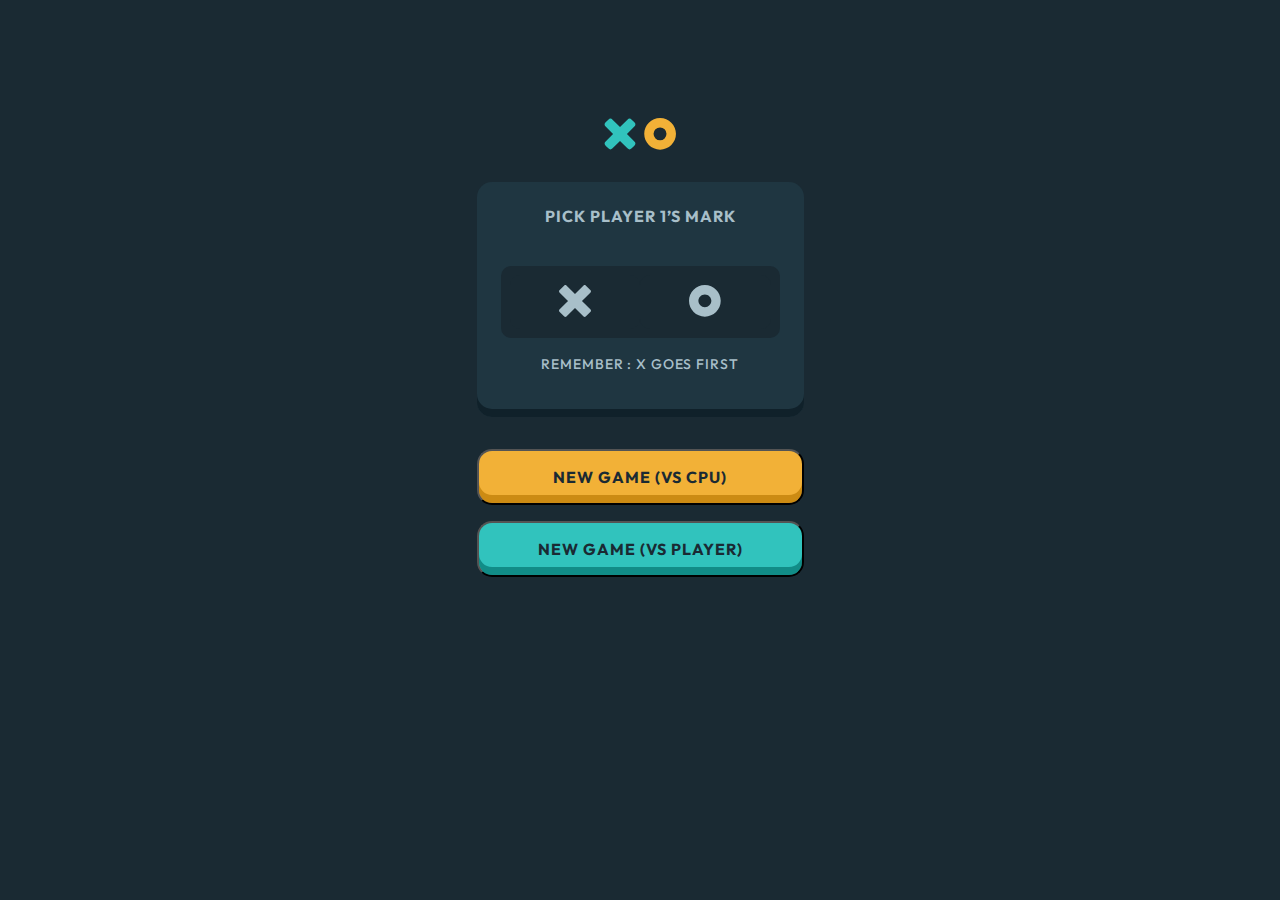
<file: index.html>
<!DOCTYPE html>
<html lang="en">
<head>
    <meta charset="UTF-8">
    <meta http-equiv="X-UA-Compatible" content="IE=edge">
    <meta name="viewport" content="width=device-width, initial-scale=1.0">
    <link rel="stylesheet" href="styles.css">
    <title>Tic Tac Toe</title>
</head>
<body>
    
   <div class="logo"><img src="./assets/logo.svg"/></div> 

   <div class="window">
    <h3 class="pickMarks">PICK PLAYER 1’S MARK</h3>
    <div class="markBox"> 
        <button  onclick="choose1()" class="button-x"><svg  class="svg-X" width="32" height="32" viewBox="0 0 32 32" fill="none" xmlns="http://www.w3.org/2000/svg">
            <path fill-rule="evenodd" clip-rule="evenodd" d="M31.5569 5.28973L26.7103 0.443061C26.1195 -0.147687 25.1617 -0.147687 24.571 0.443061L16 9.01404L7.42902 0.443061C6.83827 -0.147687 5.88048 -0.147687 5.28973 0.443061L0.443061 5.28973C-0.147687 5.88048 -0.147687 6.83827 0.443061 7.42902L9.01404 16L0.443061 24.571C-0.147687 25.1617 -0.147687 26.1195 0.443061 26.7103L5.28973 31.5569C5.88048 32.1477 6.83827 32.1477 7.42902 31.5569L16 22.986L24.571 31.5569C25.1617 32.1477 26.1195 32.1477 26.7103 31.5569L31.5569 26.7103C32.1477 26.1195 32.1477 25.1617 31.5569 24.571L22.986 16L31.5569 7.42902C32.1477 6.83827 32.1477 5.88048 31.5569 5.28973Z" fill="#A8BFC9"/>
            </svg>
            </button> 
       <button onclick="choose2()" class="button-o"><svg  class="svg-O" width="32" height="32" viewBox="0 0 32 32" fill="none" xmlns="http://www.w3.org/2000/svg">
        <path fill-rule="evenodd" clip-rule="evenodd" d="M31.7412 15.8706C31.7412 7.10551 24.6357 0 15.8706 0C7.10551 0 0 7.10551 0 15.8706C0 24.6357 7.10551 31.7412 15.8706 31.7412C24.6357 31.7412 31.7412 24.6357 31.7412 15.8706ZM9.4048 15.8706C9.4048 12.2996 12.2996 9.4048 15.8706 9.4048C19.4416 9.4048 22.3364 12.2996 22.3364 15.8706C22.3364 19.4416 19.4416 22.3364 15.8706 22.3364C12.2996 22.3364 9.4048 19.4416 9.4048 15.8706Z" fill="#A8BFC9"
        
        />
        </svg>
        </button>
    </div>
        
    <h3 class="rememberNote">REMEMBER : X GOES FIRST</h3>
   </div>

   <a href="newGame.html"><button class="buttonStyle button1">NEW GAME (VS CPU)</button></a>
   <button class="buttonStyle button2">NEW GAME  (VS PLAYER)</button>

   <script src="script.js"></script>
</body>
</html>
</file>
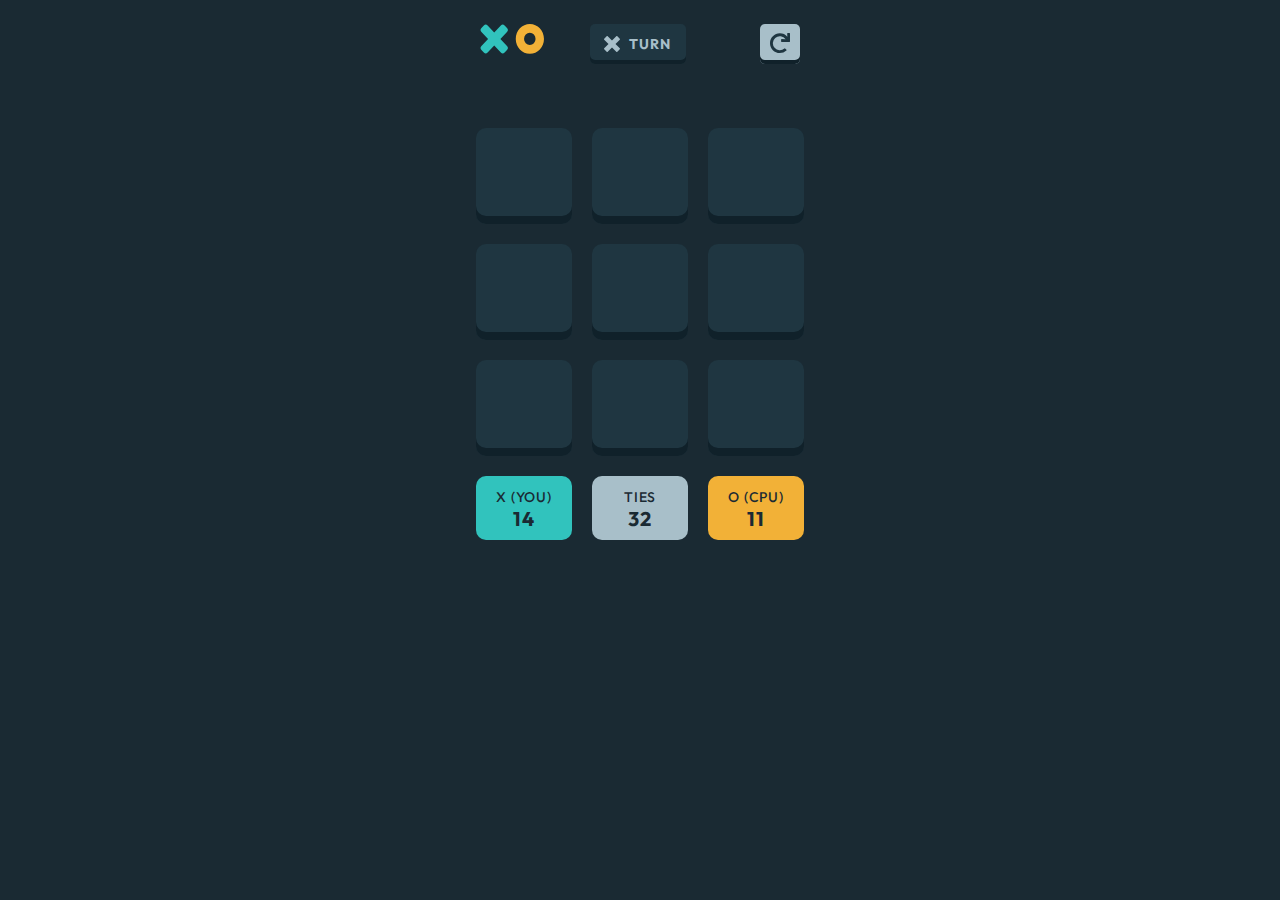
<file: newGame.html>
<!DOCTYPE html>
<html lang="en">
<head>
    <meta charset="UTF-8">
    <meta http-equiv="X-UA-Compatible" content="IE=edge">
    <meta name="viewport" content="width=device-width, initial-scale=1.0">
    <title>Tic Tac Toe New Game </title>
    <link rel="stylesheet" href="newGame.css"/>
</head>
<body>
    <header >
        <img  class="header-logo" src="./assets/logo.svg"/>
        <button class="turn-button"><img src="./assets/Combined Shape Copy 2 (1).svg"/>
            <p class="header-text">TURN</p>
        </button>
        <button class="restart-button"><img src="./assets/icon-restart.svg"/></button>
    </header>
    <main>
        <div class="game-buttons">
            <button class="one-button"></button>
            <button class="one-button"></button>
            <button class="one-button"></button>

            <button class="one-button"></button>
            <button class="one-button"></button>
            <button class="one-button"></button>

            <button class="one-button"></button>
            <button class="one-button"></button>
            <button class="one-button"></button>
        </div>

        <div class="score-buttons">
            <button class="blue">
                <p class="score-text-style">X (YOU)</p>
                <p class="score-number-style">14</p>
            <button class="grey">
                <p class="score-text-style">TIES</p>
                <p class="score-number-style">32</p>
            </button>
            <button class="yellow">
                <p class="score-text-style">O (CPU)</p>
                <p class="score-number-style">11</p>
            </button>
        </div>
    </main>
    
</body>
</html>
</file>
<file: styles.css>
@import url('https://fonts.googleapis.com/css2?family=Outfit:wght@500;700&display=swap');
*{
    margin-top: 0;
    padding: 0;
    box-sizing: border-box;
}
body{
    display: flex;
    align-items: center;
    flex-direction: column;
    background-color: rgba(26, 42, 51, 1);
    padding: 118px 24px 119px 24px;
    font-family: 'Outfit', sans-serif;
}

.logo{
    display: flex;
    justify-content: center;
    align-items: center;
    margin-bottom: 32px;
}
.window{
    display: flex;
    justify-content: center;
    align-items: center;
    flex-direction: column;
    background-color: rgba(31, 54, 65, 1);
    box-shadow: 0px -8px 0px 0px rgba(16, 33, 42, 1) inset;
    border-radius: 15px;
    padding: 24px 24px 30px 24px;
    width:327px;
}

.markBox{
    background: rgba(26, 42, 51, 1);
    margin-top: 24px;
    margin-bottom: 17px;
    border-radius: 10px;
    width: 279px;
    height: 72px;
    display: flex;
    justify-content: space-between;
    align-items: center;
    padding-inline: 9px;
}
.button-x{
    height: 54px;
    width: 131.98524475097656px;
    border-radius: 10px;
    background-color: #1A2A33;
    border:none;
}
.svg-X.active path{
    fill:#1A2A33;
}
/* .svg-X.active path{
    fill:#1A2A33;
} */


.button-o{
    height: 54px;
    width: 131.98524475097656px;
    border-radius: 10px;
    background-color: #1A2A33;
    border:none;
}
.active path{
    fill:#1A2A33;
}
/* .svg-O.active path{
    fill:#1A2A33;
} */

.pickMarks{
    font-family: Outfit;
    font-size: 16px;
    font-weight: 700;
    line-height: 20px;
    letter-spacing: 1px;
    text-align: center;
    color: rgba(168, 191, 201, 1);
    
}
.rememberNote{
    font-family: Outfit;
    font-size: 14px;
    font-weight: 500;
    line-height: 18px;
    letter-spacing: 0.875px;
    text-align: center;
    color: rgba(168, 191, 201, 1);   
}
.buttonStyle{
    font-family: Outfit;
    font-size: 16px;
    font-weight: 700;
    line-height: 20px;
    letter-spacing: 1px;
    text-align: center;
    color: rgba(26, 42, 51, 1);

}
.button1{
    background-color: rgba(242, 177, 55, 1);
    box-shadow: 0px -8px 0px 0px rgba(204, 139, 19, 1) inset;
    border-radius: 15px;
    margin-bottom: 16px;
    margin-top: 32px;
    width: 327px;
    height: 56px;
}
.button2{
    background-color: rgba(49, 195, 189, 1);
    box-shadow: 0px -8px 0px 0px rgba(17, 140, 135, 1) inset;
    border-radius: 15px;
    width: 327px;
    height: 56px;
}
</file>
<file: newGame.css>
@import url('https://fonts.googleapis.com/css2?family=Outfit:wght@500;700&display=swap');
*{
    margin-top: 0;
    padding: 0;
    box-sizing: border-box;
}
body{
    display: flex;
    align-items: center;
    flex-direction: column;
    background-color: rgba(26, 42, 51, 1);
    padding: 24px 23px 127px 23px;
    font-family: 'Outfit', sans-serif;
}
header{
    display: flex;
    justify-content:center;
    margin-bottom: 64px;
    
}
.turn-button{
    height: 40px;
    width: 96px;
    border-radius: 5px;
    background-color: #1F3641;
    margin-left: 46px;
    margin-right: 74px;
    border: none;
    display: flex;
    align-items: center;
    justify-content: center;
    gap:9px;
    box-shadow: 0px -4px 0px 0px #10212A inset;

}
.header-text{
    font-family: Outfit;
    font-size: 14px;
    font-weight: 700;
    line-height: 18px;
    letter-spacing: 0.875px;
    color: #A8BFC9;
    margin-bottom: 0;
}
.header-logo{
    width:63.48px;
    height: 30px;
    
}
.restart-button{
    height: 40px;
    width:40px;
    border-radius: 5px;
    background-color: #A8BFC9;
    border: none;
    box-shadow: 0px -4px 0px 0px #10212A inset;

}
.one-button{
    background-color: #1F3641;
    box-shadow: 0px -8px 0px 0px #10212A inset;
    height: 96px;
    width: 96px;
    border-radius: 10px;
    border: none;
}
.game-buttons{
    display: grid;
    grid-template-columns: 1fr 1fr 1fr;
    grid-template-rows: 1fr 1fr 1fr;
    row-gap: 20px;
    column-gap: 20px;
}
.score-buttons{
    display: flex;
    justify-content: space-between;
    margin-top: 20px;
}
.blue{
    height: 64px;
    width: 96px;
    border-radius: 10px;
    background-color: #31C3BD;
    border: none;
    padding-top: 12px;
}
.grey{
    height: 64px;
    width: 96px;
    border-radius: 10px;
    background-color: #A8BFC9;
    border: none;
    padding-top: 12px;
}
.yellow{
    height: 64px;
    width: 96px;
    border-radius: 10px;
    background-color: #F2B137;
    border: none;
    padding-top: 12px;
}
.score-text-style{
    font-family: Outfit;
    font-size: 14px;
    font-weight: 500;
    line-height: 18px;
    letter-spacing: 0.875px;
    text-align: center;
    color: #1A2A33;
    margin-bottom: 0;
}
.score-number-style{
    font-family: Outfit;
    font-size: 20px;
    font-weight: 700;
    line-height: 25px;
    letter-spacing: 1.25px;
    text-align: center;
    color: #1A2A33;

}
</file>
